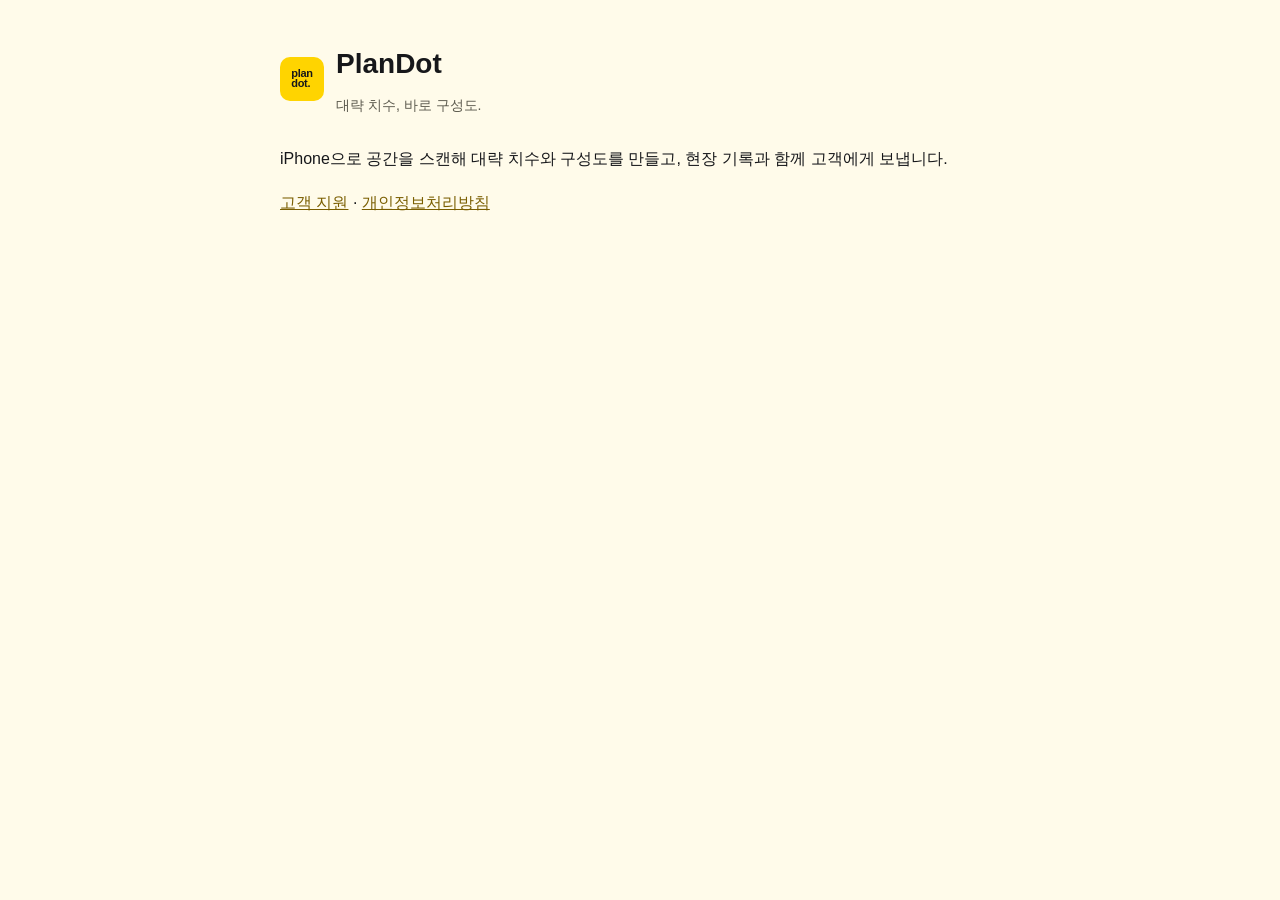
<file: index.html>
<!doctype html><html lang="ko"><head><meta charset="utf-8"><meta name="viewport" content="width=device-width,initial-scale=1"><title>PlanDot</title><link rel="stylesheet" href="style.css"></head><body><main>
<header><div class="mark">plan<br>dot.</div><div><h1>PlanDot</h1><div class="sub">대략 치수, 바로 구성도.</div></div></header>
<p>iPhone으로 공간을 스캔해 대략 치수와 구성도를 만들고, 현장 기록과 함께 고객에게 보냅니다.</p>
<p><a href="support/">고객 지원</a> · <a href="privacy/">개인정보처리방침</a></p>
</main></body></html>
</file>
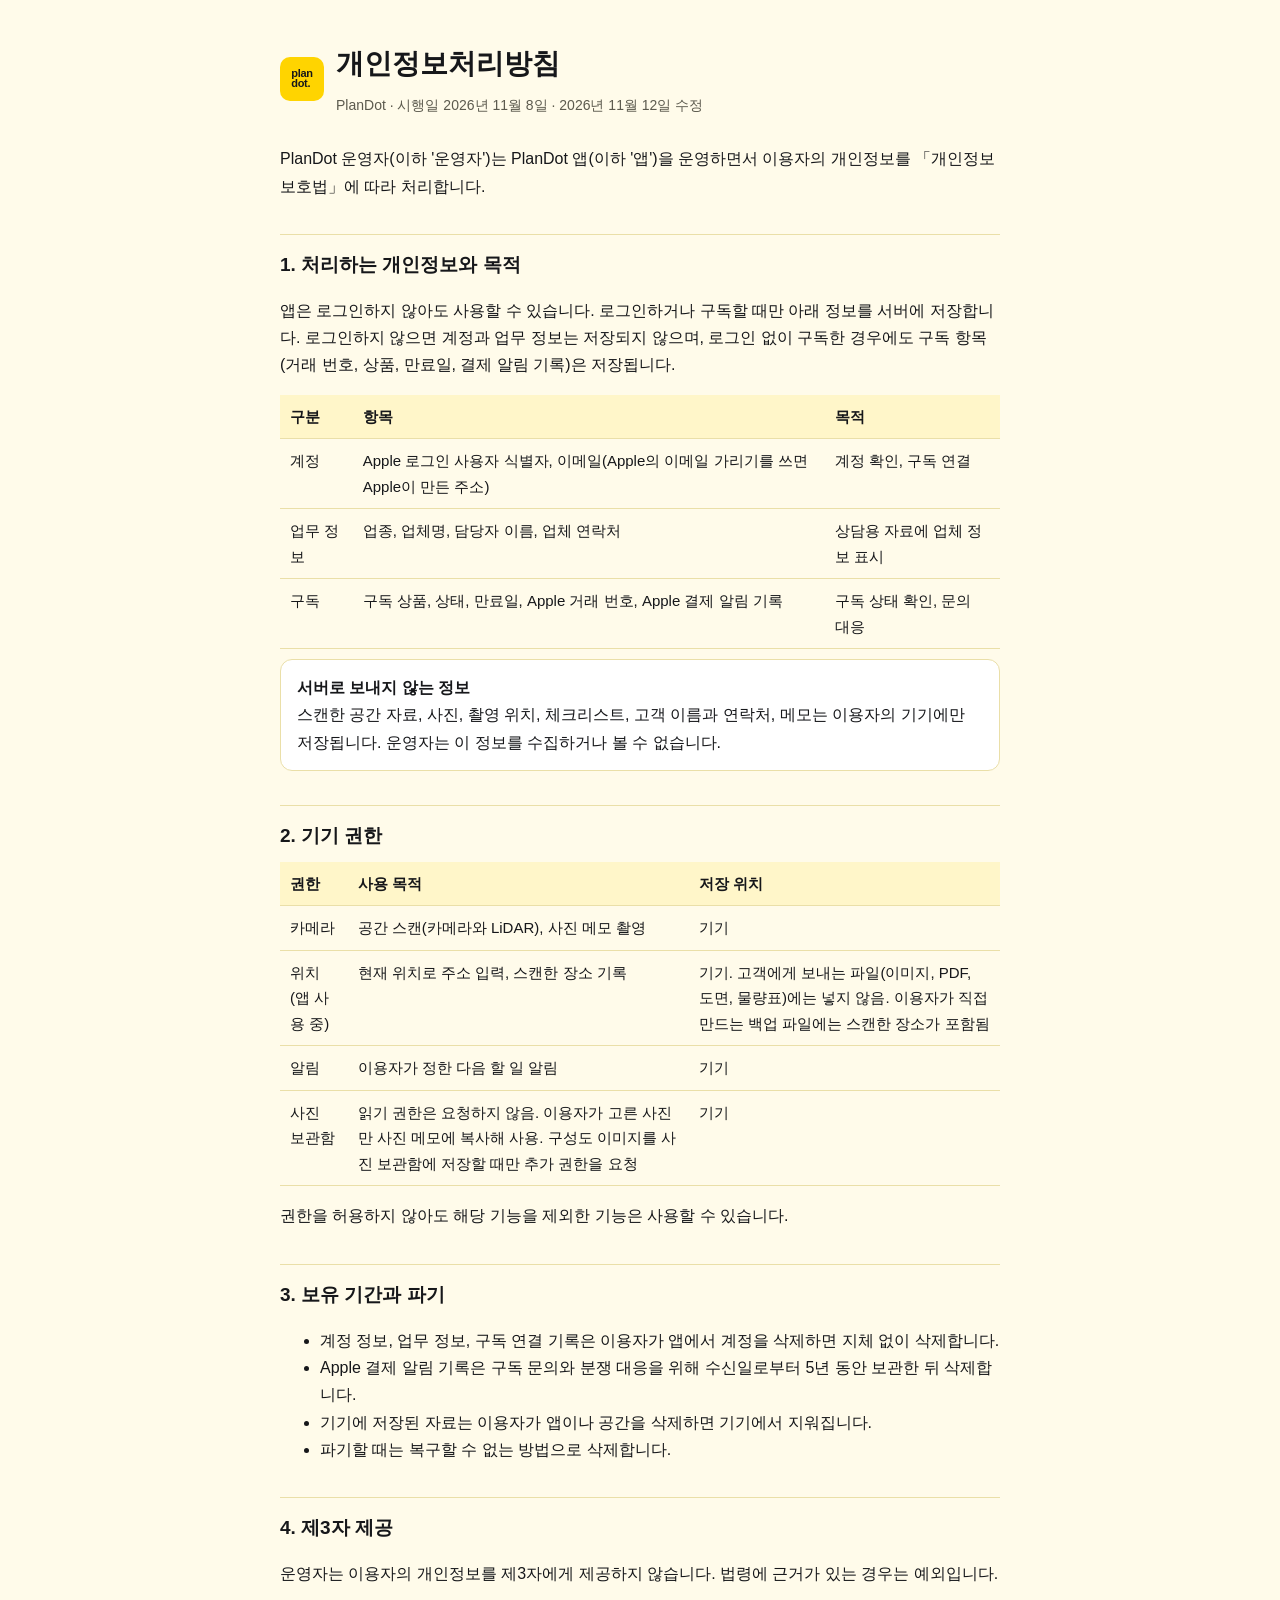
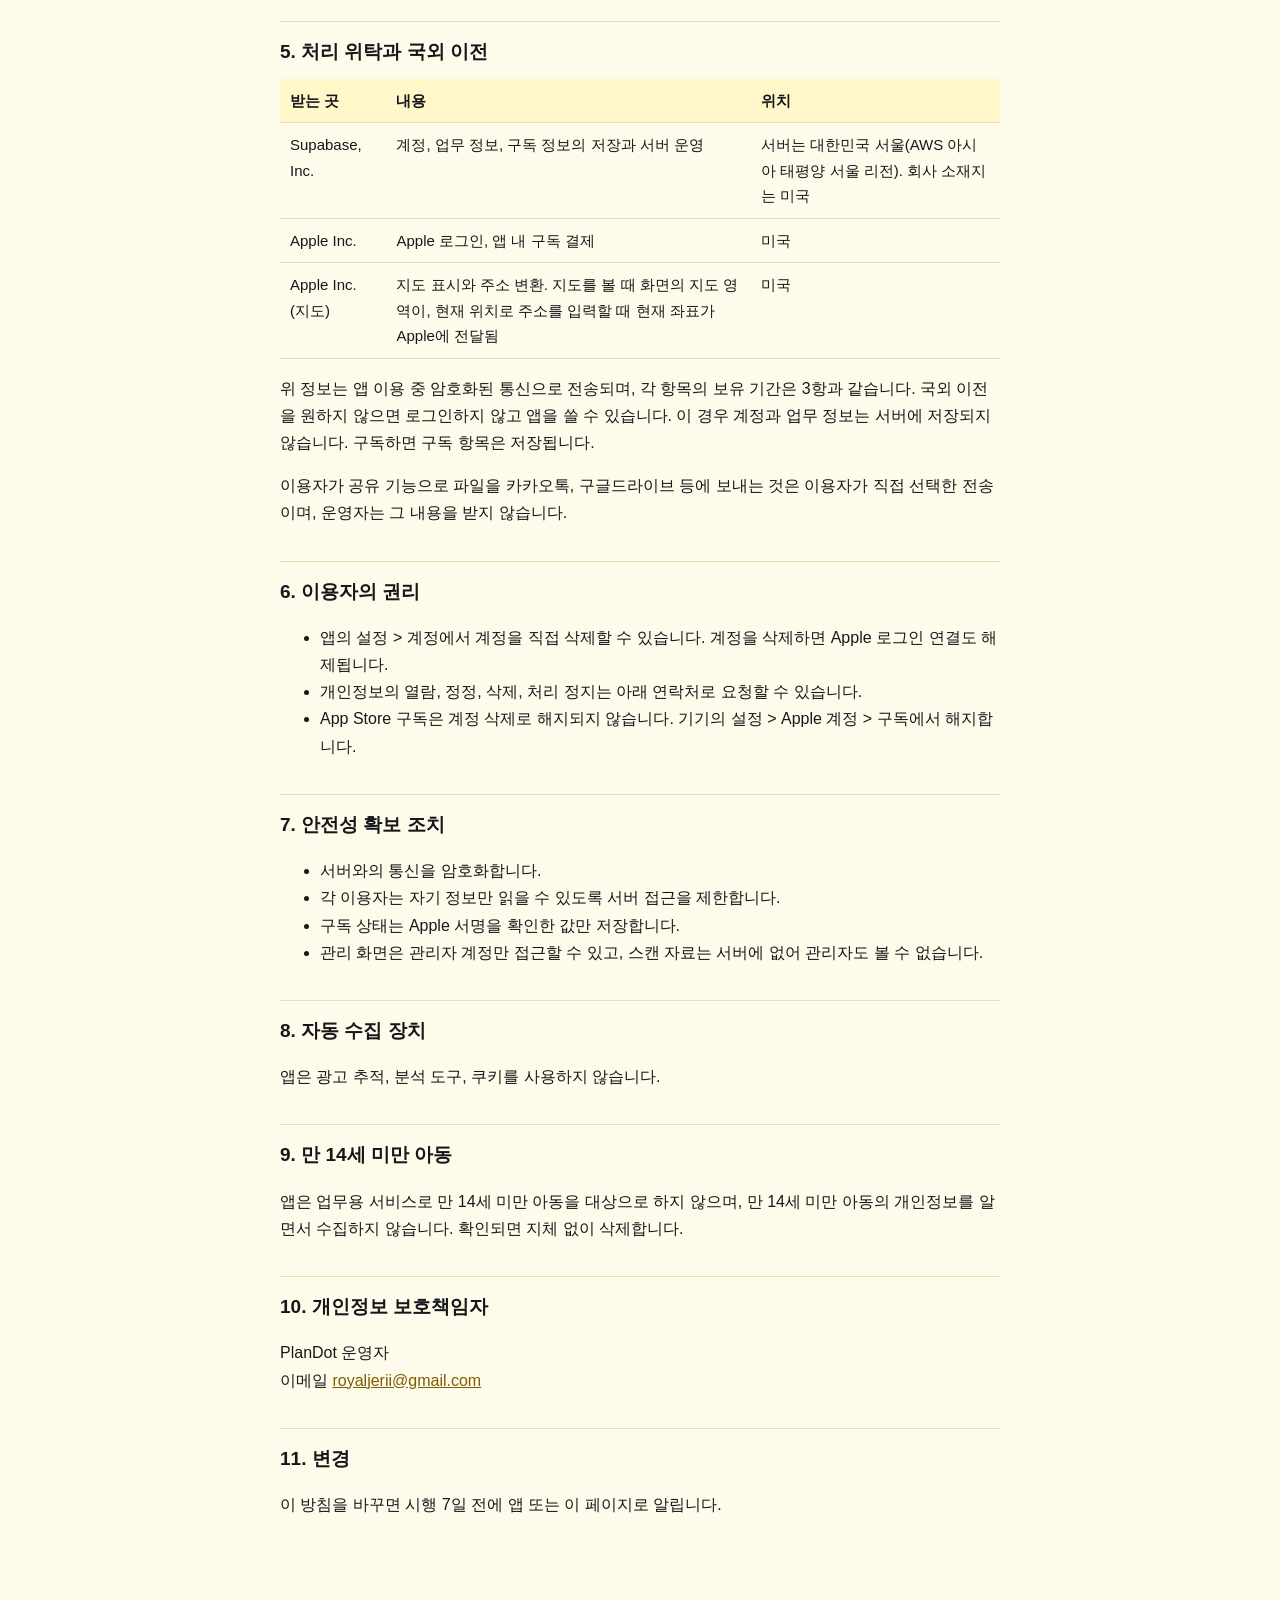
<file: privacy/index.html>
<!doctype html><html lang="ko"><head><meta charset="utf-8"><meta name="viewport" content="width=device-width,initial-scale=1"><title>PlanDot 개인정보처리방침</title><link rel="stylesheet" href="../style.css"></head><body><main>
<header><div class="mark">plan<br>dot.</div><div><h1>개인정보처리방침</h1><div class="sub">PlanDot · 시행일 2026년 11월 8일 · 2026년 11월 12일 수정</div></div></header>
<p>PlanDot 운영자(이하 '운영자')는 PlanDot 앱(이하 '앱')을 운영하면서 이용자의 개인정보를 「개인정보 보호법」에 따라 처리합니다.</p>

<h2>1. 처리하는 개인정보와 목적</h2>
<p>앱은 로그인하지 않아도 사용할 수 있습니다. 로그인하거나 구독할 때만 아래 정보를 서버에 저장합니다. 로그인하지 않으면 계정과 업무 정보는 저장되지 않으며, 로그인 없이 구독한 경우에도 구독 항목(거래 번호, 상품, 만료일, 결제 알림 기록)은 저장됩니다.</p>
<table><tr><th>구분</th><th>항목</th><th>목적</th></tr>
<tr><td>계정</td><td>Apple 로그인 사용자 식별자, 이메일(Apple의 이메일 가리기를 쓰면 Apple이 만든 주소)</td><td>계정 확인, 구독 연결</td></tr>
<tr><td>업무 정보</td><td>업종, 업체명, 담당자 이름, 업체 연락처</td><td>상담용 자료에 업체 정보 표시</td></tr>
<tr><td>구독</td><td>구독 상품, 상태, 만료일, Apple 거래 번호, Apple 결제 알림 기록</td><td>구독 상태 확인, 문의 대응</td></tr></table>
<div class="box"><b>서버로 보내지 않는 정보</b><br>스캔한 공간 자료, 사진, 촬영 위치, 체크리스트, 고객 이름과 연락처, 메모는 이용자의 기기에만 저장됩니다. 운영자는 이 정보를 수집하거나 볼 수 없습니다.</div>

<h2>2. 기기 권한</h2>
<table><tr><th>권한</th><th>사용 목적</th><th>저장 위치</th></tr>
<tr><td>카메라</td><td>공간 스캔(카메라와 LiDAR), 사진 메모 촬영</td><td>기기</td></tr>
<tr><td>위치(앱 사용 중)</td><td>현재 위치로 주소 입력, 스캔한 장소 기록</td><td>기기. 고객에게 보내는 파일(이미지, PDF, 도면, 물량표)에는 넣지 않음. 이용자가 직접 만드는 백업 파일에는 스캔한 장소가 포함됨</td></tr>
<tr><td>알림</td><td>이용자가 정한 다음 할 일 알림</td><td>기기</td></tr>
<tr><td>사진 보관함</td><td>읽기 권한은 요청하지 않음. 이용자가 고른 사진만 사진 메모에 복사해 사용. 구성도 이미지를 사진 보관함에 저장할 때만 추가 권한을 요청</td><td>기기</td></tr></table>
<p>권한을 허용하지 않아도 해당 기능을 제외한 기능은 사용할 수 있습니다.</p>

<h2>3. 보유 기간과 파기</h2>
<ul><li>계정 정보, 업무 정보, 구독 연결 기록은 이용자가 앱에서 계정을 삭제하면 지체 없이 삭제합니다.</li>
<li>Apple 결제 알림 기록은 구독 문의와 분쟁 대응을 위해 수신일로부터 5년 동안 보관한 뒤 삭제합니다.</li>
<li>기기에 저장된 자료는 이용자가 앱이나 공간을 삭제하면 기기에서 지워집니다.</li>
<li>파기할 때는 복구할 수 없는 방법으로 삭제합니다.</li></ul>

<h2>4. 제3자 제공</h2>
<p>운영자는 이용자의 개인정보를 제3자에게 제공하지 않습니다. 법령에 근거가 있는 경우는 예외입니다.</p>

<h2>5. 처리 위탁과 국외 이전</h2>
<table><tr><th>받는 곳</th><th>내용</th><th>위치</th></tr>
<tr><td>Supabase, Inc.</td><td>계정, 업무 정보, 구독 정보의 저장과 서버 운영</td><td>서버는 대한민국 서울(AWS 아시아 태평양 서울 리전). 회사 소재지는 미국</td></tr>
<tr><td>Apple Inc.</td><td>Apple 로그인, 앱 내 구독 결제</td><td>미국</td></tr>
<tr><td>Apple Inc.(지도)</td><td>지도 표시와 주소 변환. 지도를 볼 때 화면의 지도 영역이, 현재 위치로 주소를 입력할 때 현재 좌표가 Apple에 전달됨</td><td>미국</td></tr></table>
<p>위 정보는 앱 이용 중 암호화된 통신으로 전송되며, 각 항목의 보유 기간은 3항과 같습니다. 국외 이전을 원하지 않으면 로그인하지 않고 앱을 쓸 수 있습니다. 이 경우 계정과 업무 정보는 서버에 저장되지 않습니다. 구독하면 구독 항목은 저장됩니다.</p>
<p>이용자가 공유 기능으로 파일을 카카오톡, 구글드라이브 등에 보내는 것은 이용자가 직접 선택한 전송이며, 운영자는 그 내용을 받지 않습니다.</p>

<h2>6. 이용자의 권리</h2>
<ul><li>앱의 설정 &gt; 계정에서 계정을 직접 삭제할 수 있습니다. 계정을 삭제하면 Apple 로그인 연결도 해제됩니다.</li>
<li>개인정보의 열람, 정정, 삭제, 처리 정지는 아래 연락처로 요청할 수 있습니다.</li>
<li>App Store 구독은 계정 삭제로 해지되지 않습니다. 기기의 설정 &gt; Apple 계정 &gt; 구독에서 해지합니다.</li></ul>

<h2>7. 안전성 확보 조치</h2>
<ul><li>서버와의 통신을 암호화합니다.</li><li>각 이용자는 자기 정보만 읽을 수 있도록 서버 접근을 제한합니다.</li>
<li>구독 상태는 Apple 서명을 확인한 값만 저장합니다.</li><li>관리 화면은 관리자 계정만 접근할 수 있고, 스캔 자료는 서버에 없어 관리자도 볼 수 없습니다.</li></ul>

<h2>8. 자동 수집 장치</h2>
<p>앱은 광고 추적, 분석 도구, 쿠키를 사용하지 않습니다.</p>

<h2>9. 만 14세 미만 아동</h2>
<p>앱은 업무용 서비스로 만 14세 미만 아동을 대상으로 하지 않으며, 만 14세 미만 아동의 개인정보를 알면서 수집하지 않습니다. 확인되면 지체 없이 삭제합니다.</p>

<h2>10. 개인정보 보호책임자</h2>
<p>PlanDot 운영자<br>이메일 <a href="mailto:royaljerii@gmail.com">royaljerii@gmail.com</a></p>

<h2>11. 변경</h2>
<p>이 방침을 바꾸면 시행 7일 전에 앱 또는 이 페이지로 알립니다.</p>
</main></body></html>
</file>
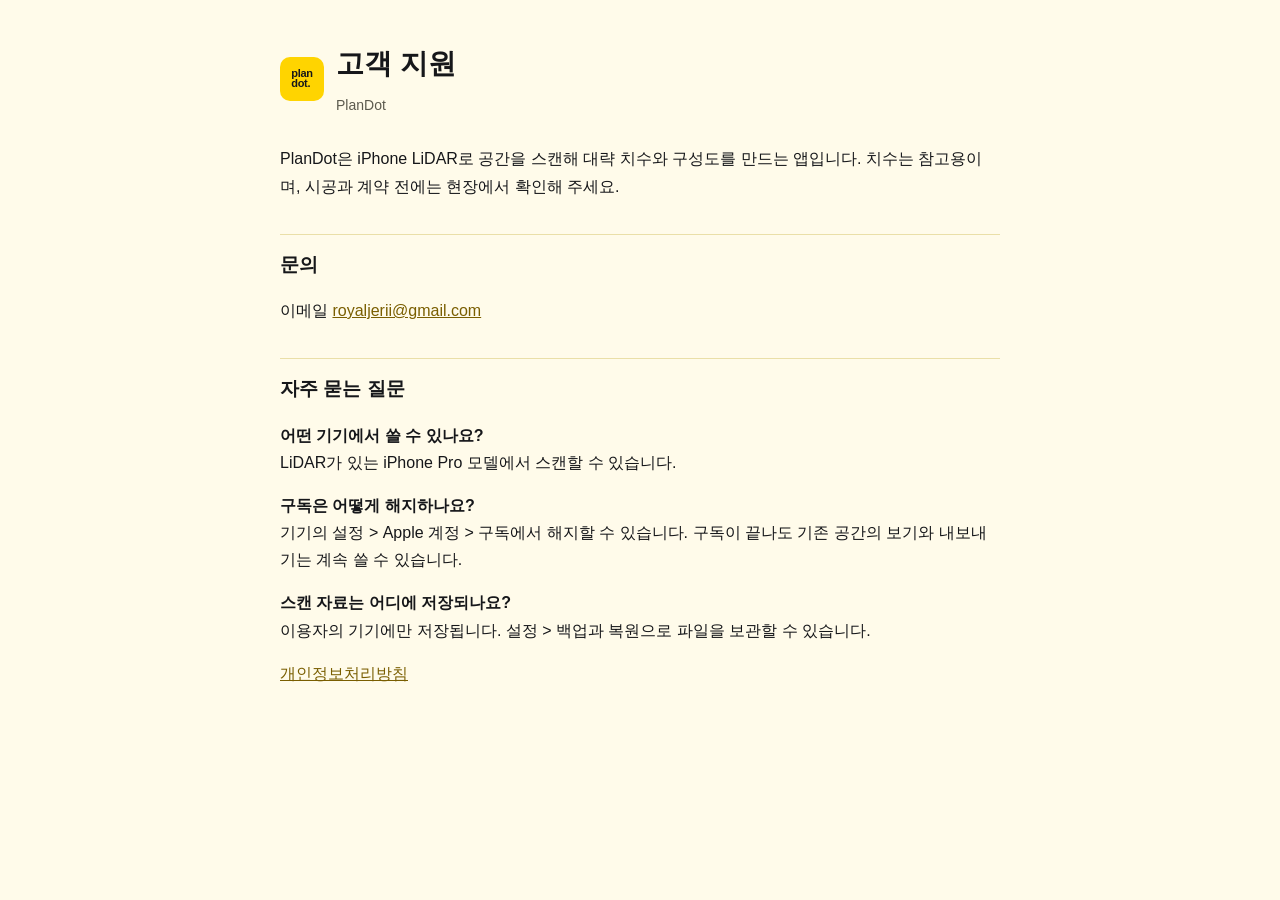
<file: support/index.html>
<!doctype html><html lang="ko"><head><meta charset="utf-8"><meta name="viewport" content="width=device-width,initial-scale=1"><title>PlanDot 고객 지원</title><link rel="stylesheet" href="../style.css"></head><body><main>
<header><div class="mark">plan<br>dot.</div><div><h1>고객 지원</h1><div class="sub">PlanDot</div></div></header>
<p>PlanDot은 iPhone LiDAR로 공간을 스캔해 대략 치수와 구성도를 만드는 앱입니다. 치수는 참고용이며, 시공과 계약 전에는 현장에서 확인해 주세요.</p>
<h2>문의</h2><p>이메일 <a href="mailto:royaljerii@gmail.com">royaljerii@gmail.com</a></p>
<h2>자주 묻는 질문</h2>
<p><b>어떤 기기에서 쓸 수 있나요?</b><br>LiDAR가 있는 iPhone Pro 모델에서 스캔할 수 있습니다.</p>
<p><b>구독은 어떻게 해지하나요?</b><br>기기의 설정 &gt; Apple 계정 &gt; 구독에서 해지할 수 있습니다. 구독이 끝나도 기존 공간의 보기와 내보내기는 계속 쓸 수 있습니다.</p>
<p><b>스캔 자료는 어디에 저장되나요?</b><br>이용자의 기기에만 저장됩니다. 설정 &gt; 백업과 복원으로 파일을 보관할 수 있습니다.</p>
<p><a href="../privacy/">개인정보처리방침</a></p>
</main></body></html>
</file>
<file: style.css>
:root{--bg:#FFFBEA;--ink:#16171A;--sub:#5C5A4E;--line:#EADFA8;--y:#FFD400}
*{box-sizing:border-box}body{margin:0;background:var(--bg);color:var(--ink);font:16px/1.7 -apple-system,BlinkMacSystemFont,"Apple SD Gothic Neo","Noto Sans KR",sans-serif}
main{max-width:760px;margin:0 auto;padding:40px 20px 80px}header{display:flex;align-items:center;gap:12px;margin-bottom:28px}
.mark{width:44px;height:44px;border-radius:10px;background:var(--y);display:grid;place-items:center;font-weight:800;line-height:.9;font-size:11px;letter-spacing:-.3px;text-align:left;padding:6px}
h1{font-size:28px;margin:0 0 6px}h2{font-size:19px;margin:34px 0 10px;padding-top:14px;border-top:1px solid var(--line)}
p,li{color:var(--ink)}.sub{color:var(--sub);font-size:14px}
table{width:100%;border-collapse:collapse;margin:10px 0;font-size:15px}th,td{text-align:left;vertical-align:top;padding:9px 10px;border-bottom:1px solid var(--line)}th{background:#fff6c9;font-weight:600}
.box{background:#fff;border:1px solid var(--line);border-radius:12px;padding:14px 16px}a{color:#7A5E00}
</file>
